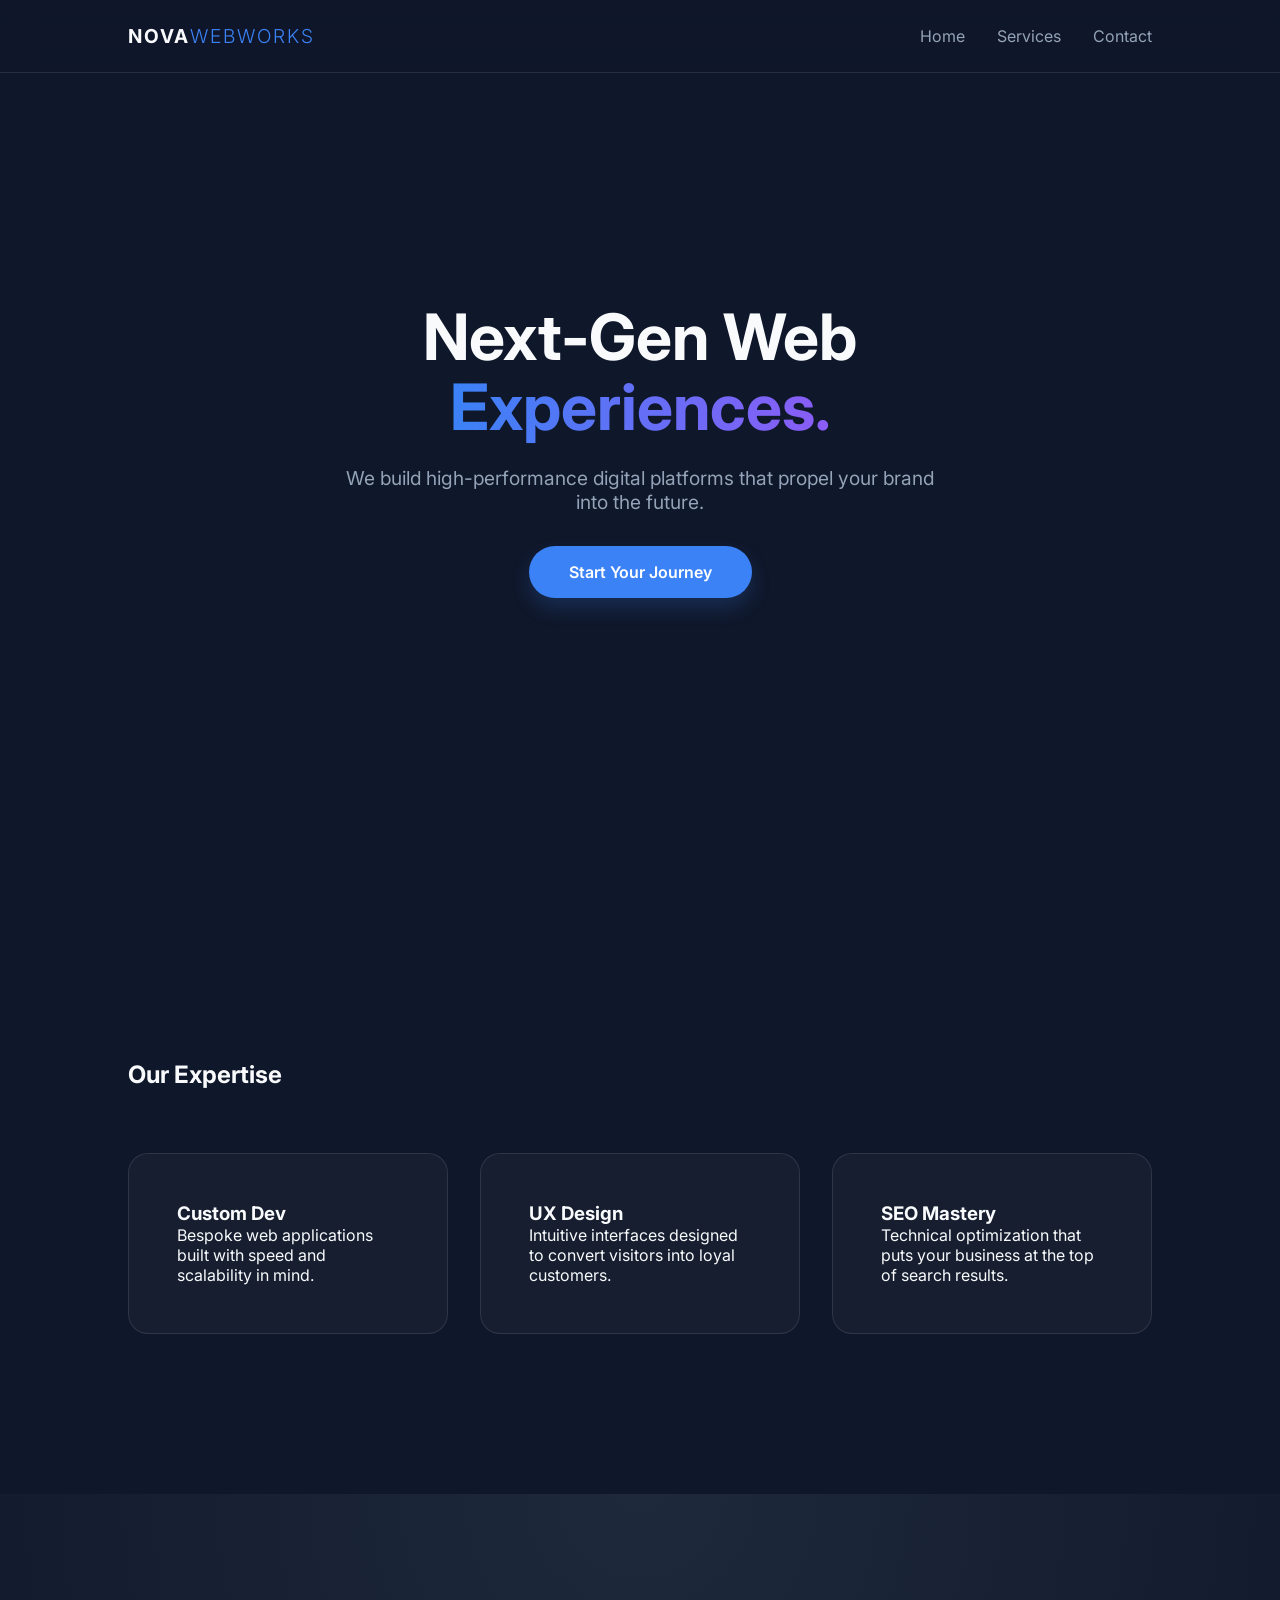
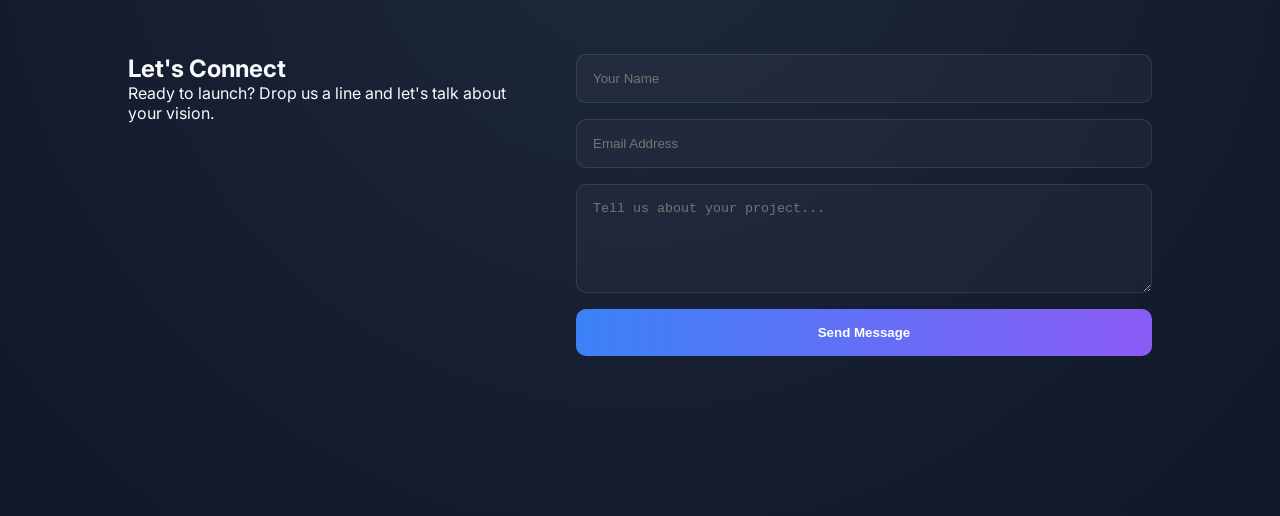
<file: index.html>
<!DOCTYPE html>
<html lang="en">
<head>
    <meta charset="UTF-8">
    <meta name="viewport" content="width=device-width, initial-scale=1.0">
    <title>Nova Webworks | Premium Digital Solutions</title>
    <link rel="stylesheet" href="style.css">
    <link href="https://fonts.googleapis.com/css2?family=Inter:wght@300;400;700&display=swap" rel="stylesheet">
</head>
<body>

    <nav class="navbar">
        <div class="logo">NOVA<span>WEBWORKS</span></div>
        <ul class="nav-links">
            <li><a href="#home">Home</a></li>
            <li><a href="#services">Services</a></li>
            <li><a href="#contact">Contact</a></li>
        </ul>
    </nav>

    <main>
        <section id="home" class="hero">
            <div class="hero-content reveal">
                <h1>Next-Gen Web <br><span class="gradient-text">Experiences.</span></h1>
                <p>We build high-performance digital platforms that propel your brand into the future.</p>
                <a href="#contact" class="btn-primary">Start Your Journey</a>
            </div>
        </section>

        <section id="services" class="services">
            <div class="section-header reveal">
                <h2>Our Expertise</h2>
            </div>
            <div class="services-grid">
                <div class="card reveal">
                    <h3>Custom Dev</h3>
                    <p>Bespoke web applications built with speed and scalability in mind.</p>
                </div>
                <div class="card reveal">
                    <h3>UX Design</h3>
                    <p>Intuitive interfaces designed to convert visitors into loyal customers.</p>
                </div>
                <div class="card reveal">
                    <h3>SEO Mastery</h3>
                    <p>Technical optimization that puts your business at the top of search results.</p>
                </div>
            </div>
        </section>

        <section id="contact" class="contact">
            <div class="contact-container reveal">
                <div class="contact-info">
                    <h2>Let's Connect</h2>
                    <p>Ready to launch? Drop us a line and let's talk about your vision.</p>
                </div>
                <form action="https://api.web3forms.com/submit" method="POST" class="contact-form">
                    <input type="hidden" name="access_key" value="2ffb24ce-1350-4fc6-ba30-de4d03e30291">
                    <input type="text" name="name" placeholder="Your Name" required>
                    <input type="email" name="email" placeholder="Email Address" required>
                    <textarea name="message" placeholder="Tell us about your project..." rows="5" required></textarea>
                    <button type="submit" class="btn-submit">Send Message</button>
                </form>
            </div>
        </section>
    </main>

    <script src="script.js"></script>
</body>
</html>
</file>
<file: style.css>
:root {
    --bg-color: #0f172a;
    --accent-blue: #3b82f6;
    --accent-purple: #8b5cf6;
    --text-main: #f8fafc;
    --text-dim: #94a3b8;
    --glass-bg: rgba(255, 255, 255, 0.03);
    --glass-border: rgba(255, 255, 255, 0.1);
}

* {
    margin: 0;
    padding: 0;
    box-sizing: border-box;
    scroll-behavior: smooth;
}

body {
    background-color: var(--bg-color);
    color: var(--text-main);
    font-family: 'Inter', sans-serif;
    overflow-x: hidden;
}

/* Navbar Style */
.navbar {
    position: fixed;
    top: 0;
    width: 100%;
    padding: 1.5rem 10%;
    display: flex;
    justify-content: space-between;
    align-items: center;
    background: rgba(15, 23, 42, 0.8);
    backdrop-filter: blur(15px);
    z-index: 1000;
    border-bottom: 1px solid var(--glass-border);
}

.logo {
    font-weight: 700;
    letter-spacing: 2px;
    font-size: 1.2rem;
}

.logo span {
    color: var(--accent-blue);
    font-weight: 300;
}

.nav-links {
    display: flex;
    list-style: none;
    gap: 2rem;
}

.nav-links a {
    text-decoration: none;
    color: var(--text-dim);
    transition: 0.3s;
}

.nav-links a:hover {
    color: var(--accent-blue);
}

/* Hero Section */
.hero {
    height: 100vh;
    display: flex;
    align-items: center;
    justify-content: center;
    text-align: center;
    padding: 0 10%;
}

h1 {
    font-size: 4rem;
    line-height: 1.1;
    margin-bottom: 1.5rem;
}

.gradient-text {
    background: linear-gradient(90deg, var(--accent-blue), var(--accent-purple));
    background-clip: text;
    -webkit-background-clip: text;
    -webkit-text-fill-color: transparent;
}

.hero p {
    color: var(--text-dim);
    max-width: 600px;
    margin: 0 auto 2rem;
    font-size: 1.2rem;
}

/* Buttons */
.btn-primary {
    padding: 1rem 2.5rem;
    background: var(--accent-blue);
    color: white;
    text-decoration: none;
    border-radius: 50px;
    font-weight: 600;
    transition: 0.4s;
    display: inline-block;
    box-shadow: 0 10px 20px rgba(59, 130, 246, 0.2);
}

.btn-primary:hover {
    transform: translateY(-3px);
    box-shadow: 0 15px 30px rgba(59, 130, 246, 0.4);
}

/* Services Section */
.services {
    padding: 10rem 10%;
}

.services-grid {
    display: grid;
    grid-template-columns: repeat(auto-fit, minmax(300px, 1fr));
    gap: 2rem;
    margin-top: 4rem;
}

.card {
    background: var(--glass-bg);
    border: 1px solid var(--glass-border);
    padding: 3rem;
    border-radius: 20px;
    transition: 0.4s;
}

.card:hover {
    background: rgba(255, 255, 255, 0.06);
    transform: translateY(-10px);
}

/* Contact Section */
.contact {
    padding: 10rem 10%;
    background: radial-gradient(circle at top, #1e293b, #0f172a);
}

.contact-container {
    display: grid;
    grid-template-columns: 1fr 1.5fr;
    gap: 4rem;
}

.contact-form {
    display: flex;
    flex-direction: column;
    gap: 1rem;
}

input, textarea {
    background: var(--glass-bg);
    border: 1px solid var(--glass-border);
    padding: 1rem;
    color: white;
    border-radius: 10px;
    outline: none;
}

input:focus, textarea:focus {
    border-color: var(--accent-blue);
}

.btn-submit {
    background: linear-gradient(90deg, var(--accent-blue), var(--accent-purple));
    border: none;
    padding: 1rem;
    color: white;
    font-weight: 700;
    border-radius: 10px;
    cursor: pointer;
}

/* Scroll Animations */
.reveal {
    opacity: 0;
    transform: translateY(30px);
    transition: 1s all ease;
}

.reveal.active {
    opacity: 1;
    transform: translateY(0);
}
</file>
